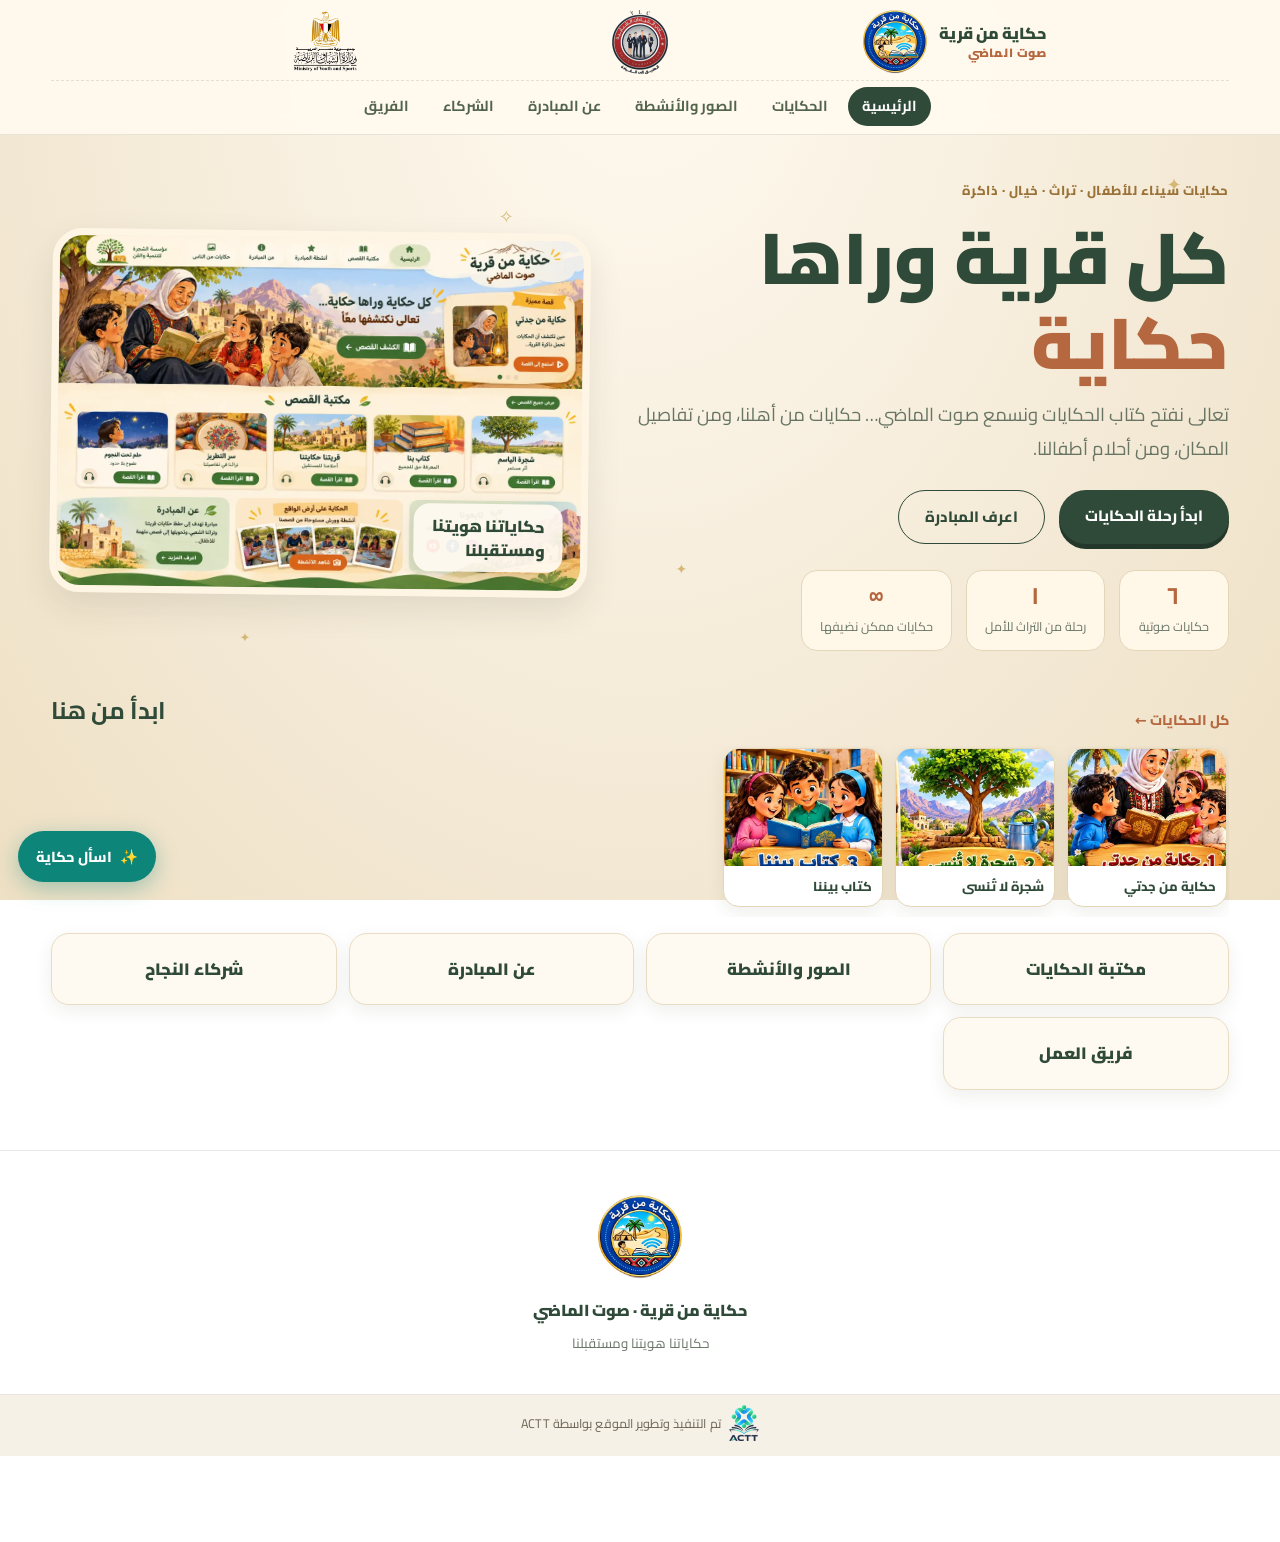
<file: index.html>
<!DOCTYPE html>
<html dir="rtl" lang="ar">
<head>
<meta charset="utf-8">
<meta name="viewport" content="width=device-width,initial-scale=1">
<title>حكاية من قرية | صوت الماضي</title>
<meta name="description" content="مكتبة قصص سيناء للأطفال: ست حكايات صوتية عن التراث والهوية والخيال.">
<link rel="icon" href="assets/img/logo-initiative.webp" type="image/webp">
<link rel="preconnect" href="https://fonts.googleapis.com">
<link rel="preconnect" href="https://fonts.gstatic.com" crossorigin>
<link href="https://fonts.googleapis.com/css2?family=Cairo:wght@400;700;800;900&display=swap" rel="stylesheet">
<link rel="stylesheet" href="assets/css/style.css?v=1795622428">
</head>
<body data-page="home">

<header class="top" id="siteHeader"></header>

<main>
  <section class="hero wrap" id="hero"></section>

  <section class="section wrap" id="stories">
    <div class="elders-block" id="eldersBlock"></div>
    <div class="heading">
      <div>
        <span class="eyebrow">مكتبة الحكايات</span>
        <h2>اختار حكايتك</h2>
        <p>كل حكاية ليها غلافها وصوتها ونصها الكامل.</p>
      </div>
      <input aria-label="ابحث عن حكاية" id="search" placeholder="دور على حكاية…" type="search">
    </div>
    <div class="cards" id="storiesGrid"></div>
    <p class="empty" hidden id="empty">مش لاقيين الحكاية دي، جرّب اسم تاني.</p>
  </section>

  <section class="section wrap" id="visuals">
    <div class="heading">
      <div>
        <span class="eyebrow">معرض الصور</span>
        <h2>صور وحكايات في نفس الرحلة</h2>
        <p>الصور الأصلية والرسومات المرفقة للمبادرة، ومعاها أغلفة الحكايات.</p>
      </div>
    </div>
    <div class="gallery" id="galleryGrid"></div>
    <div class="cover-strip" id="coverStrip"></div>
    <div class="gallery-groups" id="galleryGroups"></div>
  </section>

  <section class="section wrap" id="activities">
    <div class="heading">
      <div>
        <span class="eyebrow">من الحكاية إلى أرض الواقع</span>
        <h2>الأنشطة</h2>
        <p>هنا بنوثّق الأنشطة اللي نفذناها على أرض الواقع، ونربط كل نشاط بالحكاية اللي ألهمته، مع صور المكان والتجربة.</p>
      </div>
    </div>
    <div class="activities-grid" id="activitiesGrid"></div>
  </section>

  <section class="section wrap" id="initiative">
    <div class="about-block" id="aboutBlock"></div>
  </section>

  <section class="section wrap" id="press">
    <div class="press-shell">
      <div class="heading" style="margin-bottom:0">
        <div>
          <span class="eyebrow">أرشيف التغطيات</span>
          <h2>حكاية من قرية في الصحافة والإعلام</h2>
          <p>مساحة لتوثيق الأخبار والتقارير التي تتناول المبادرة، وحفظ روابطها وصور التغطية الصحفية في أرشيف واحد.</p>
        </div>
      </div>
      <div class="press-tabs" id="pressTabs"></div>
      <div class="press-grid" id="pressGrid"></div>
      <div class="press-empty" id="pressEmpty" style="display:none"></div>
    </div>
  </section>

  <section class="section wrap" id="partners">
    <div class="partners-shell">
      <div class="heading">
        <div>
          <span class="eyebrow">معًا نصنع الأثر</span>
          <h2>شركاء النجاح</h2>
          <p>شركاء يساهمون في دعم الحكاية، والطفولة، والعمل المجتمعي.</p>
        </div>
        <span aria-hidden="true" style="color:var(--gold);font-size:30px">✦</span>
      </div>
      <div class="partner-grid" id="partnersGrid"></div>
      <div class="partners-note">شكرًا لكل شركائنا على دعم الحكاية ومشاركة أثرها.</div>
    </div>
  </section>

  <section class="section wrap" id="team">
    <div class="heading">
      <div>
        <span class="eyebrow">إدارة المبادرة</span>
        <h2>فريق عمل المبادرة</h2>
        <p>القيادة والإشراف على حكاية من قرية · صوت الماضي</p>
      </div>
    </div>
    <div class="team-grid" id="teamGrid"></div>
  </section>
</main>

<footer id="siteFooter"></footer>
<div class="actt-credit" dir="rtl">
  <img src="assets/img/actt-logo.webp" srcset="assets/img/actt-logo@2x.webp 2x" alt="شعار ACTT" width="30" height="37" loading="lazy">
  <span>تم التنفيذ وتطوير الموقع بواسطة ACTT</span>
</div>

<!-- نافذة شعار الشريك -->
<div class="partner-modal" id="partnerModal" role="dialog" aria-modal="true" aria-label="شعار الشريك">
  <div class="partner-modal-card">
    <button class="partner-modal-close" id="partnerModalClose" type="button" aria-label="إغلاق">×</button>
    <img id="partnerModalImg" alt="شعار الشريك">
    <h3 id="partnerModalName"></h3>
    <span class="partner-badge" id="partnerModalBadge" style="display:none">الشريك التقني</span>
    <p class="partner-modal-note" id="partnerModalNote" style="display:none"></p>
    <a class="btn" id="partnerModalLink" target="_blank" rel="noopener noreferrer">صفحة الشريك على فيسبوك ↗</a>
    <a class="btn outline" id="partnerModalPost" target="_blank" rel="noopener noreferrer" style="display:none;margin-top:8px">الموقع الرسمي ↗</a>
  </div>
</div>

<!-- نافذة تواصل الفريق -->
<div class="contact-modal-backdrop" id="teamContactModal" aria-hidden="true">
  <div class="contact-modal" role="dialog" aria-modal="true" aria-labelledby="teamContactName">
    <button aria-label="إغلاق" class="contact-modal-close" type="button">×</button>
    <span class="contact-modal-eyebrow">حكاية من قرية · فريق المبادرة</span>
    <h3 id="teamContactName"></h3>
    <p class="contact-modal-role" id="teamContactRole"></p>
    <div class="contact-modal-actions" id="teamContactActions"></div>
    <p class="contact-modal-note">معلومات التواصل متاحة للزوار من خلال الروابط أعلاه.</p>
  </div>
</div>

<!-- لايت بوكس الصحافة -->
<div class="press-lightbox" id="pressLightbox" role="dialog" aria-modal="true" aria-label="عرض صورة التغطية">
  <button class="press-lightbox-close" id="pressLightboxClose" type="button" aria-label="إغلاق">×</button>
  <img id="pressLightboxImage" alt="صورة توثيق">
  <div class="press-lightbox-caption" id="pressLightboxCaption"></div>
</div>

<script src="assets/js/data.js"></script>
<script src="assets/js/main.js?v=1795615858"></script>
<script src="assets/js/interactive.js?v=1795610050"></script>
<script src="assets/js/assistant.js?v=1795624853"></script>
</body>
</html>
</file>
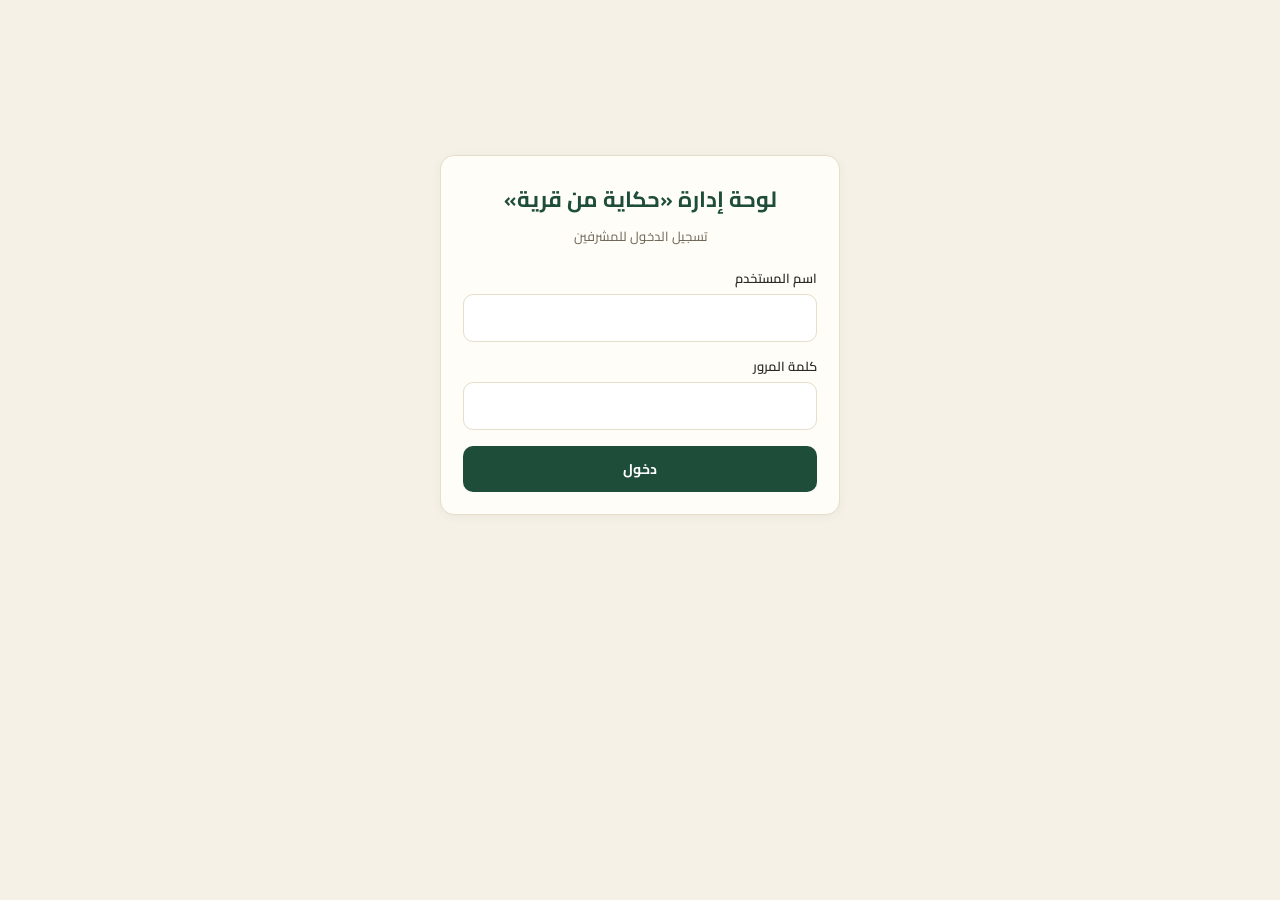
<file: admin/index.html>
<!DOCTYPE html>
<html dir="rtl" lang="ar">
<head>
<meta charset="utf-8">
<meta name="viewport" content="width=device-width,initial-scale=1">
<meta name="robots" content="noindex,nofollow">
<title>لوحة الإدارة — حكاية من قرية</title>
<link rel="icon" href="../assets/img/logo-initiative.webp">
<link rel="preconnect" href="https://fonts.googleapis.com">
<link href="https://fonts.googleapis.com/css2?family=Cairo:wght@400;600;700;800&display=swap" rel="stylesheet">
<link rel="stylesheet" href="admin.css">
</head>
<body>
<div id="app">
  <noscript><p style="text-align:center;padding:40px">لوحة الإدارة تحتاج تفعيل JavaScript.</p></noscript>
</div>
<script src="admin.js"></script>
</body>
</html>
</file>
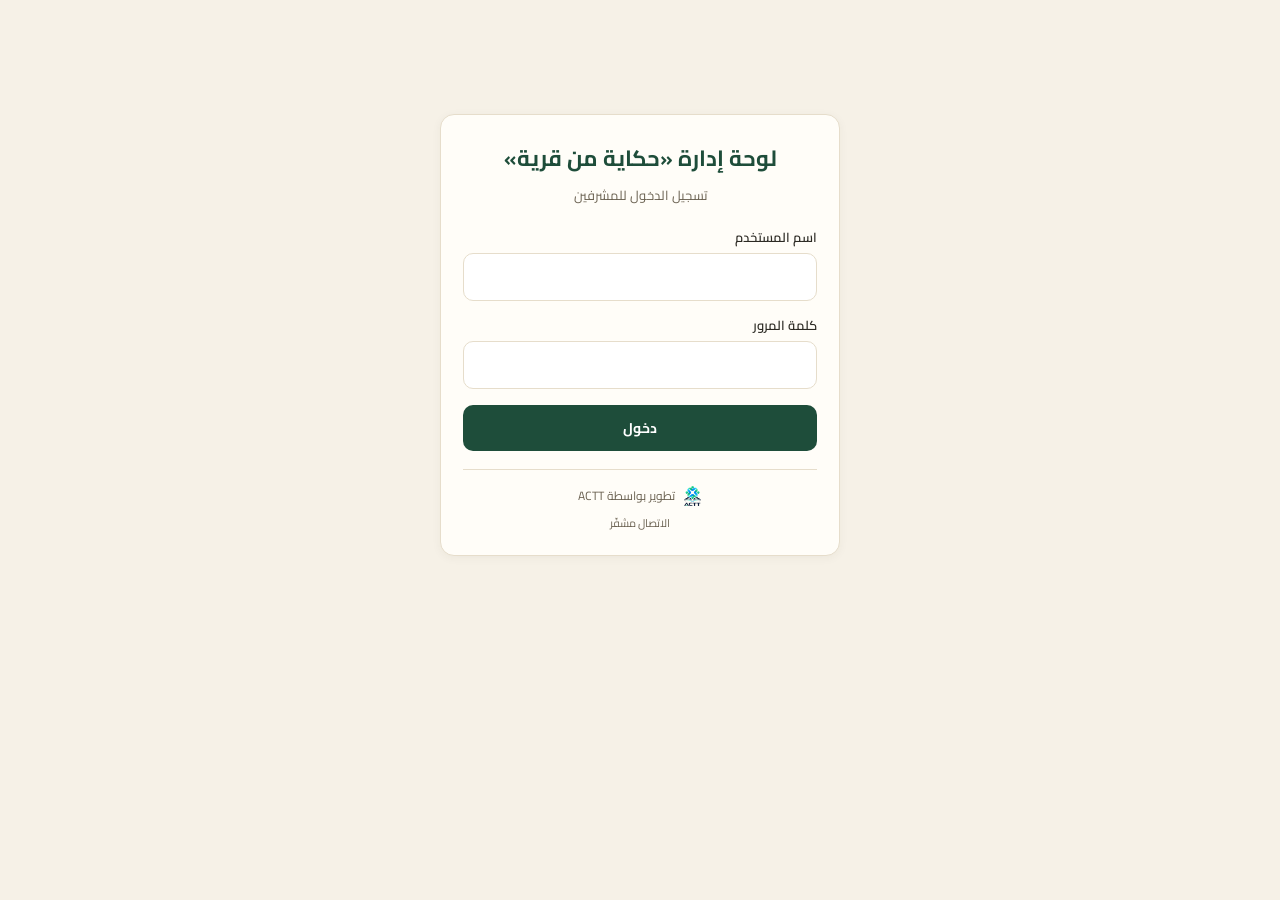
<file: rawi-head/index.html>
<!DOCTYPE html>
<html dir="rtl" lang="ar">
<head>
<meta charset="utf-8">
<meta name="viewport" content="width=device-width,initial-scale=1">
<meta name="robots" content="noindex,nofollow">
<title>لوحة الإدارة — حكاية من قرية</title>
<link rel="icon" href="../assets/img/logo-initiative.webp">
<link rel="preconnect" href="https://fonts.googleapis.com">
<link href="https://fonts.googleapis.com/css2?family=Cairo:wght@400;600;700;800&display=swap" rel="stylesheet">
<link rel="stylesheet" href="admin.css?v=1795598480">
</head>
<body>
<div id="app">
  <noscript><p style="text-align:center;padding:40px">لوحة الإدارة تحتاج تفعيل JavaScript.</p></noscript>
</div>
<script src="admin.js?v=1795615864"></script>
</body>
</html>
</file>
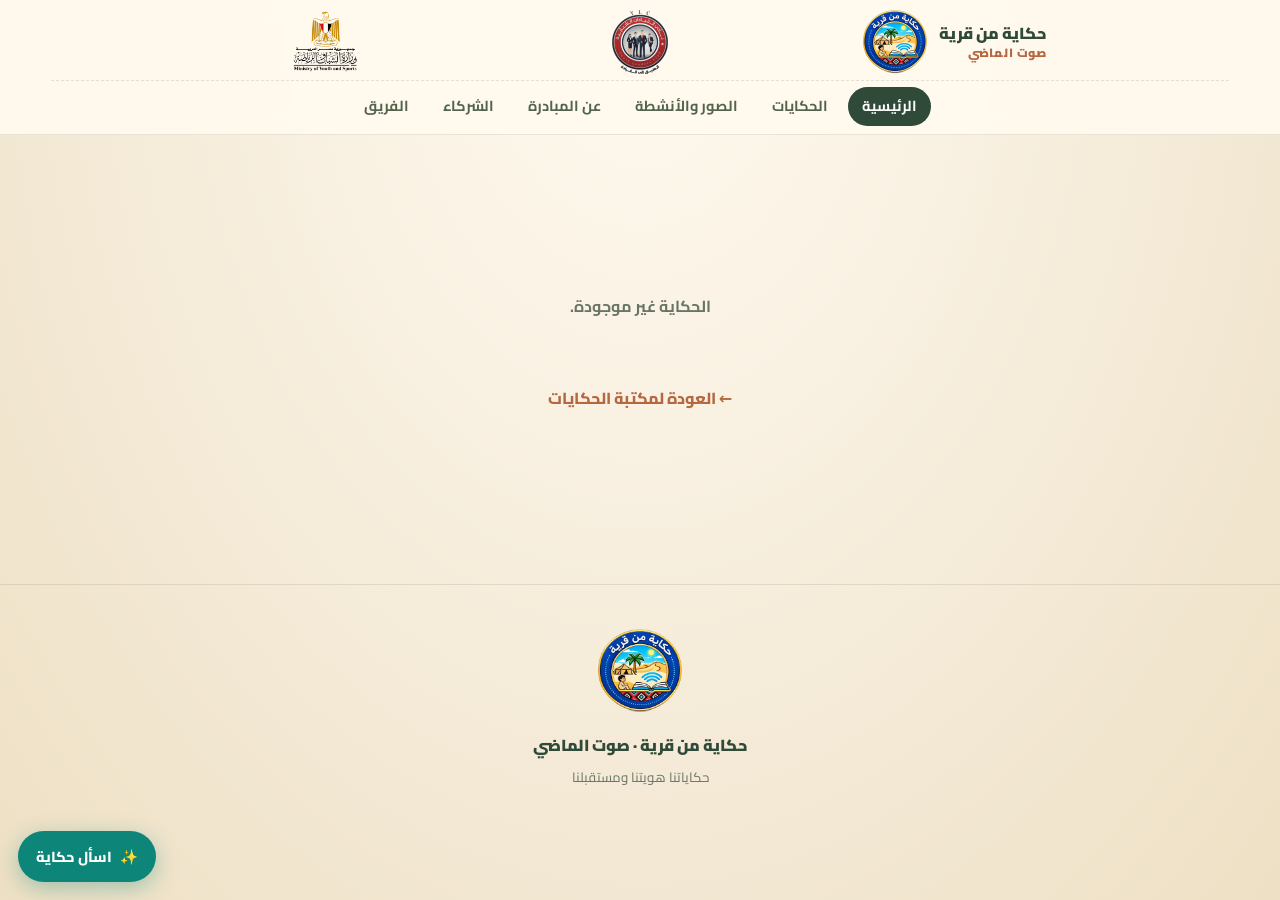
<file: story.html>
<!DOCTYPE html>
<html dir="rtl" lang="ar">
<head>
<meta charset="utf-8">
<meta name="viewport" content="width=device-width,initial-scale=1">
<title>الحكاية | حكاية من قرية · صوت الماضي</title>
<meta name="description" content="صفحة الحكاية: النص الكامل والتسجيل الصوتي.">
<link rel="icon" href="assets/img/logo-initiative.webp" type="image/webp">
<link rel="preconnect" href="https://fonts.googleapis.com">
<link rel="preconnect" href="https://fonts.gstatic.com" crossorigin>
<link href="https://fonts.googleapis.com/css2?family=Cairo:wght@400;700;800;900&display=swap" rel="stylesheet">
<link rel="stylesheet" href="assets/css/style.css?v=1795622428">
</head>
<body data-page="story">

<header class="top" id="siteHeader"></header>

<main class="wrap" id="storyPage"></main>

<footer id="siteFooter"></footer>

<script src="assets/js/data.js"></script>
<script src="assets/js/main.js?v=1795615858"></script>
<script src="assets/js/interactive.js?v=1795610050"></script>
<script src="assets/js/assistant.js?v=1795624853"></script>
</body>
</html>
</file>
<file: assets/css/style.css>
/* حكاية من قرية – صوت الماضي | التصميم الرئيسي */
:root{
  --sand:#f4ead7; --cream:#fffaf1; --paper:#fdf7ea;
  --ink:#263b2c; --green:#2f4a38; --green-deep:#23372a;
  --olive:#7a8952; --gold:#c9a34d; --rust:#b5673f;
  --muted:#687565; --line:#e4d6b9;
  --shadow:0 14px 34px rgba(52,53,31,.10);
  --shadow-sm:0 6px 18px rgba(52,53,31,.08);
  --radius:22px;
  --font:"Cairo","Noto Sans Arabic",system-ui,sans-serif;
}
*{box-sizing:border-box}
html{scroll-behavior:smooth}
body{
  margin:0;font-family:var(--font);color:var(--ink);line-height:1.85;
  background:radial-gradient(ellipse at top,#fffaf0 0,#f4ead7 60%,#eee0c4 100%);
  background-attachment:fixed;
  /* لا فراغ فارغ تحت التذييل في الصفحات القصيرة: تذييل ملتصق بالأسفل */
  min-height:100vh;min-height:100dvh;display:flex;flex-direction:column;
}
body>main{flex:1 0 auto;width:100%;display:flex;flex-direction:column;justify-content:center}
#siteFooter{flex-shrink:0}
img{max-width:100%}
a{color:inherit;text-decoration:none}
.wrap{width:min(1180px,92%);margin-inline:auto}
.eyebrow{display:inline-block;color:#9a7136;font-weight:800;font-size:13px;letter-spacing:.04em}

/* ====== الهيدر: الشعارات الثلاثة ====== */
.top{position:sticky;top:0;z-index:50;background:rgba(255,249,239,.94);backdrop-filter:blur(14px);border-bottom:1px solid rgba(60,77,48,.12)}
.logos-row{
  display:grid;grid-template-columns:1fr auto 1fr;align-items:center;gap:10px;
  padding:10px 0 6px;direction:ltr;
}
.logos-row .logo-box{display:flex;align-items:center;justify-content:center}
.logos-row .logo-box img{object-fit:contain;display:block}
.logo-ministry{justify-content:flex-start}
.logo-ministry img{height:64px;width:auto}
.logo-youth{gap:10px}
.logo-youth img{height:64px;width:auto}
.logo-initiative{justify-content:flex-end;direction:rtl}
.logo-initiative{display:flex;align-items:center;gap:12px;font-weight:900;color:var(--green)}
.logo-initiative img{height:64px;width:auto}
.logo-initiative .name{text-align:right;line-height:1.35}
.logo-initiative .name small{display:block;color:var(--rust);font-size:12px;letter-spacing:.06em}
.nav-row{display:flex;justify-content:center;border-top:1px dashed rgba(60,77,48,.14);padding:6px 0 8px}
.nav-row nav{display:flex;gap:6px;flex-wrap:wrap;justify-content:center}
.nav-row a{font-size:14.5px;font-weight:700;color:#52644c;padding:6px 14px;border-radius:999px;transition:.2s}
.nav-row a:hover,.nav-row a.active{background:var(--green);color:#fff}

/* ====== البطل ====== */
.hero{display:grid;grid-template-columns:1.05fr .95fr;gap:44px;align-items:center;padding:56px 0 40px}
.hero h1{font-size:clamp(40px,5.6vw,72px);line-height:1.18;margin:12px 0;color:var(--green);font-weight:900}
.hero h1 em{font-style:normal;color:var(--rust);position:relative}
.hero-copy>p{font-size:18.5px;color:var(--muted);max-width:600px;margin:0 0 8px}
.hero-buttons{display:flex;gap:14px;flex-wrap:wrap;margin:24px 0 8px}
.btn{display:inline-block;background:var(--green);color:#fff;border-radius:999px;padding:12px 26px;font-weight:800;box-shadow:0 5px 0 var(--green-deep);transition:.2s;border:0;cursor:pointer;font-family:inherit;font-size:15px}
.btn:hover{transform:translateY(-2px)}
.btn.outline{background:transparent;color:var(--green);border:1.5px solid var(--green);box-shadow:none}
.stats{display:flex;gap:14px;margin-top:26px;flex-wrap:wrap}
.stats>div{border:1px solid var(--line);background:#fff8e9;border-radius:16px;padding:10px 18px;min-width:110px;text-align:center}
.stats strong{display:block;color:var(--rust);font-size:24px;line-height:1.25}
.stats span{font-size:12.5px;color:var(--muted)}
.hero-visual{position:relative;border:7px solid #fff5e4;border-radius:30px;overflow:hidden;box-shadow:var(--shadow);transform:rotate(.7deg)}
.hero-visual img{display:block;width:100%;height:auto}
.floating-note{position:absolute;bottom:18px;right:18px;background:rgba(255,250,240,.93);border-radius:16px;padding:10px 18px;color:var(--green);font-weight:900;box-shadow:0 6px 18px rgba(51,44,32,.14);line-height:1.5}

/* ====== الأقسام ====== */
.section{padding:44px 0 52px}
.heading{display:flex;align-items:end;justify-content:space-between;gap:20px;margin-bottom:26px;flex-wrap:wrap}
.heading h2{font-size:clamp(26px,3.2vw,38px);color:var(--green);margin:4px 0;font-weight:900}
.heading p{margin:0;color:var(--muted);max-width:640px}
input[type=search],input[type=text],input[type=url],input[type=date],input[type=tel],input[type=password],textarea,select{
  font:inherit;background:#fffaf1;border:1px solid var(--line);border-radius:13px;padding:10px 14px;outline-color:var(--olive);color:var(--ink)
}

/* الحكايات */
.cards{display:grid;grid-template-columns:repeat(3,minmax(0,1fr));gap:22px}
.story{background:var(--cream);border:1px solid #e9dcc3;border-radius:var(--radius);padding:13px;box-shadow:var(--shadow-sm);overflow:hidden;transition:.25s;display:flex;flex-direction:column}
.story:hover{transform:translateY(-5px);box-shadow:var(--shadow)}
.story-link{display:block}
.cover{aspect-ratio:1.05/1;overflow:hidden;border-radius:16px;position:relative;background:#e6d7b6}
.cover img{width:100%;height:100%;object-fit:cover;display:block;transition:transform .4s}
.story:hover .cover img{transform:scale(1.04)}
.badge{position:absolute;top:10px;right:10px;background:rgba(255,249,233,.93);border-radius:30px;padding:4px 13px;font-weight:900;color:var(--rust);font-size:15px}
.story .body{padding:12px 6px 4px}
.story h3{margin:0 0 4px;color:var(--green);font-size:20px;font-weight:900}
.story p{margin:0;color:var(--muted);font-size:14.5px}
.read{display:inline-block;margin-top:10px;color:var(--rust);font-weight:800;font-size:14px}
.listen{margin-top:auto;padding:8px 6px 2px}
.listen label{display:block;font-size:12.5px;font-weight:800;color:var(--olive);margin-bottom:4px}
audio{width:100%;height:42px;display:block}
.hk-ic{width:1.1em;height:1.1em;vertical-align:-0.18em;display:inline-block}
.empty{color:var(--muted);text-align:center;padding:20px;font-weight:700}

/* معرض الصور */
.gallery{display:grid;grid-template-columns:2fr 1fr 1fr;gap:16px}
.gallery figure{margin:0;position:relative;border-radius:20px;overflow:hidden;box-shadow:var(--shadow-sm);border:5px solid #fff5e4}
.gallery img{width:100%;height:100%;object-fit:cover;display:block}
.gallery figcaption{position:absolute;bottom:0;right:0;left:0;background:linear-gradient(to top,rgba(35,55,42,.82),transparent);color:#fff;padding:26px 16px 10px;font-weight:800;font-size:14.5px}
.cover-strip{display:flex;gap:12px;margin-top:18px;flex-wrap:wrap}
.cover-strip a{border-radius:14px;overflow:hidden;border:4px solid #fff5e4;box-shadow:var(--shadow-sm);transition:.25s}
.cover-strip a:hover{transform:translateY(-4px)}
.cover-strip img{width:120px;height:120px;object-fit:cover;display:block}

/* الأنشطة */
.activities-grid{display:grid;grid-template-columns:repeat(2,minmax(0,1fr));gap:22px}
.activity-card{background:var(--cream);border:1px solid #e9dcc3;border-radius:var(--radius);overflow:hidden;box-shadow:var(--shadow-sm)}
.activity-card-media{aspect-ratio:16/8;overflow:hidden;background:#e6d7b6}
.activity-card-media img{width:100%;height:100%;object-fit:cover;display:block}
.activity-card-body{padding:16px 20px 20px}
.activity-card-body h3{margin:6px 0 6px;color:var(--green);font-size:19px}
.activity-card-body p{margin:0;color:var(--muted);font-size:14.5px}
.activity-story-tag{display:inline-block;background:#eef3e4;color:var(--olive);border-radius:999px;padding:3px 12px;font-size:12.5px;font-weight:800}
.activity-meta{display:flex;gap:14px;color:var(--muted);font-size:13px;margin-top:8px;flex-wrap:wrap}

/* عن المبادرة */
.about-block{display:grid;grid-template-columns:220px 1fr;gap:34px;align-items:center;background:var(--cream);border:1px solid #e9dcc3;border-radius:28px;padding:34px;box-shadow:var(--shadow-sm)}
.about-block img{width:200px;height:200px;object-fit:contain}
.about-block h2{font-size:clamp(24px,3vw,34px);color:var(--green);margin:4px 0 10px}
.about-block p{color:var(--muted);margin:0 0 10px;max-width:720px}
.tagline{display:inline-block;color:var(--rust);font-weight:900;margin-top:6px}

/* الصحافة والإعلام */
.press-shell{background:var(--cream);border:1px solid #e9dcc3;border-radius:28px;padding:30px;box-shadow:var(--shadow-sm)}
.press-tabs{display:flex;gap:8px;flex-wrap:wrap;margin:18px 0 22px}
.press-tabs button{border:1px solid var(--line);background:#fff8e9;border-radius:999px;padding:8px 18px;font:inherit;font-weight:800;font-size:13.5px;color:#52644c;cursor:pointer;transition:.2s}
.press-tabs button.active{background:var(--green);color:#fff;border-color:var(--green)}
.press-grid{display:grid;grid-template-columns:repeat(2,minmax(0,1fr));gap:20px}
.press-card{background:#fff;border:1px solid #eee2c8;border-radius:18px;overflow:hidden;box-shadow:var(--shadow-sm)}
.press-cover{width:100%;aspect-ratio:16/8;object-fit:cover;display:block;cursor:zoom-in;background:#e6d7b6}
.press-cover-empty{aspect-ratio:16/8;display:flex;align-items:center;justify-content:center;background:#f0e6cf;color:#b3a67f;font-size:34px}
.press-body{padding:14px 18px 16px}
.press-outlet{color:var(--olive);font-weight:800;font-size:13px}
.press-body h3{margin:4px 0 6px;color:var(--green);font-size:18px}
.press-meta{display:flex;gap:14px;color:var(--muted);font-size:13px;flex-wrap:wrap}
.press-body p{color:var(--muted);font-size:14px;margin:8px 0 0}
.press-photo-strip{display:flex;gap:8px;margin-top:10px;flex-wrap:wrap}
.press-photo-strip img{width:82px;height:82px;object-fit:cover;border-radius:10px;cursor:zoom-in;border:2px solid #fff5e4}
.press-actions{margin-top:12px}
.press-link{color:var(--rust);font-weight:800;font-size:14px}
.press-empty{padding:26px;text-align:center;color:var(--muted);background:#fff8e9;border:1px dashed var(--line);border-radius:18px;font-weight:700}
.press-lightbox{position:fixed;inset:0;background:rgba(30,40,30,.82);display:none;align-items:center;justify-content:center;z-index:200;padding:30px}
.press-lightbox.open{display:flex}
.press-lightbox img{max-width:min(92vw,1000px);max-height:82vh;border-radius:14px;box-shadow:0 20px 60px rgba(0,0,0,.4)}
.press-lightbox-caption{position:absolute;bottom:26px;color:#fff;font-weight:700}
.press-lightbox-close{position:absolute;top:20px;left:22px;background:#fff;border:0;border-radius:50%;width:44px;height:44px;font-size:22px;cursor:pointer;color:var(--green)}

/* الشركاء */
.partners-shell{background:linear-gradient(160deg,#fdf6e6,#f4ecd6);border:1px solid #e9dcc3;border-radius:30px;padding:36px;box-shadow:var(--shadow-sm)}
.partner-grid{display:grid;grid-template-columns:repeat(3,minmax(0,1fr));gap:20px}
.partner-card{background:#fff;border:1px solid #eee2c8;border-radius:22px;padding:24px 18px;text-align:center;cursor:pointer;transition:.25s;box-shadow:var(--shadow-sm)}
.partner-card:hover{transform:translateY(-5px);box-shadow:var(--shadow)}
.partner-logo-frame{height:120px;display:flex;align-items:center;justify-content:center;margin-bottom:14px}
.partner-logo-frame img{max-height:115px;max-width:170px;object-fit:contain}
.partner-card strong{color:var(--green);font-size:16.5px;line-height:1.6;display:block}
.partner-card .partner-cta{display:inline-block;margin-top:10px;color:var(--rust);font-size:13px;font-weight:800}
.partner-badge{display:inline-block;margin-top:8px;background:#0e8579;color:#fff;font-weight:900;font-size:13.5px;line-height:1.5;padding:3px 16px;border-radius:999px;letter-spacing:.2px;box-shadow:0 3px 0 #0a635b}
.partner-modal-card .partner-badge{font-size:15px;padding:4px 20px;margin:2px auto 10px}
.partners-note{text-align:center;color:var(--muted);margin-top:24px;font-weight:700}
.partner-modal{position:fixed;inset:0;background:rgba(30,40,30,.7);display:none;align-items:center;justify-content:center;z-index:200;padding:24px}
.partner-modal.open{display:flex}
.partner-modal-card{background:var(--cream);border-radius:26px;padding:34px;max-width:430px;width:100%;text-align:center;position:relative;box-shadow:0 24px 70px rgba(0,0,0,.35)}
.partner-modal-card img{max-height:190px;max-width:260px;object-fit:contain;margin:6px auto 14px;display:block}
.partner-modal-card h3{color:var(--green);margin:0 0 16px;font-size:20px;line-height:1.6}
.partner-modal-close{position:absolute;top:14px;left:14px;background:#f0e6cf;border:0;border-radius:50%;width:38px;height:38px;font-size:19px;cursor:pointer;color:var(--green)}
.partner-modal .btn{margin-top:4px}

/* الفريق */
.team-grid{display:grid;grid-template-columns:repeat(2,minmax(0,1fr));gap:24px;max-width:760px;margin-inline:auto}
.team-card{background:var(--cream);border:1px solid #e9dcc3;border-radius:26px;padding:26px;text-align:center;cursor:pointer;transition:.25s;box-shadow:var(--shadow-sm)}
.team-card:hover{transform:translateY(-5px);box-shadow:var(--shadow)}
.team-photo{width:150px;height:150px;border-radius:50%;overflow:hidden;margin:0 auto 14px;border:5px solid #fff5e4;box-shadow:var(--shadow-sm)}
.team-photo img{width:100%;height:100%;object-fit:cover}
.team-card h3{margin:0;color:var(--green);font-size:20px}
.team-role{color:var(--muted);font-size:14.5px;display:block;margin-top:2px}
.contact-hint{display:inline-block;margin-top:12px;color:var(--rust);font-size:13px;font-weight:800}
.contact-modal-backdrop{position:fixed;inset:0;background:rgba(30,40,30,.7);display:none;align-items:center;justify-content:center;z-index:200;padding:24px}
.contact-modal-backdrop.open{display:flex}
.contact-modal{background:var(--cream);border-radius:26px;padding:32px;max-width:400px;width:100%;text-align:center;position:relative}
.contact-modal h3{color:var(--green);margin:4px 0 0;font-size:21px}
.contact-modal-role{color:var(--muted);margin:2px 0 16px}
.contact-modal-actions{display:flex;flex-direction:column;gap:10px}
.contact-modal-actions a{display:block;border-radius:14px;padding:11px;font-weight:800;transition:.2s}
.fb-link{background:#e8eefb;color:#2c4a8a;border:1px solid #ccd8f0}
.phone-link{background:#e9f3e6;color:var(--green);border:1px solid #cfe0c8}
.contact-modal-note{color:var(--muted);font-size:12.5px;margin:16px 0 0}
.contact-modal-close{position:absolute;top:14px;left:14px;background:#f0e6cf;border:0;border-radius:50%;width:38px;height:38px;font-size:19px;cursor:pointer;color:var(--green)}
.contact-modal-eyebrow{color:#9a7136;font-size:12px;font-weight:800;letter-spacing:.04em}

/* الفوتر */
footer{text-align:center;padding:44px 0 36px;border-top:1px solid rgba(60,77,48,.12);margin-top:30px}
footer img{width:84px;height:84px;object-fit:contain}
footer p{font-weight:900;color:var(--green);margin:8px 0 2px}
footer small{color:var(--muted)}
.footer-admin{display:inline-block;margin-top:14px;color:#a89a72;font-size:12.5px;font-weight:700}
.footer-admin:hover{color:var(--rust)}

/* صفحة الحكاية */
.story-page{max-width:820px;margin-inline:auto;padding:40px 0 60px}
.story-page-head{text-align:center;margin-bottom:26px}
.story-page-head .badge-lg{display:inline-block;background:#fff8e9;border:1px solid var(--line);color:var(--rust);font-weight:900;border-radius:999px;padding:5px 18px;font-size:15px}
.story-page h1{color:var(--green);font-size:clamp(30px,4.5vw,46px);margin:12px 0 6px;font-weight:900}
.story-page .lede{color:var(--muted);font-size:17px}
.story-hero-img{border-radius:26px;overflow:hidden;border:6px solid #fff5e4;box-shadow:var(--shadow);margin:22px 0}
.story-hero-img img{display:block;width:100%;height:auto}
.story-audio-box{background:var(--cream);border:1px solid #e9dcc3;border-radius:20px;padding:18px 22px;margin:22px 0;box-shadow:var(--shadow-sm)}
.story-audio-box label{font-weight:800;color:var(--olive);font-size:13.5px;display:block;margin-bottom:6px}
.story-text{background:var(--cream);border:1px solid #e9dcc3;border-radius:26px;padding:34px;box-shadow:var(--shadow-sm)}
.story-text p{margin:0 0 16px;font-size:17.5px;line-height:2.05;color:#3d4a3a}
.story-text p:last-child{margin-bottom:0;color:var(--rust);font-weight:800}
.back-link{display:inline-block;margin:26px 0 0;color:var(--rust);font-weight:800}

/* ====== استجابة الموبايل ====== */
@media (max-width:980px){
  .cards{grid-template-columns:repeat(2,minmax(0,1fr))}
  .partner-grid{grid-template-columns:repeat(2,minmax(0,1fr))}
  .gallery{grid-template-columns:1fr 1fr}
  .gallery .gallery-main{grid-column:1/-1}
  .hero{grid-template-columns:1fr;gap:30px;padding:36px 0 30px}
  .about-block{grid-template-columns:1fr;text-align:center;padding:26px}
  .about-block img{margin:0 auto}
}
@media (max-width:640px){
  .cards{grid-template-columns:1fr}
  .activities-grid{grid-template-columns:1fr}
  .press-grid{grid-template-columns:1fr}
  .partner-grid{grid-template-columns:repeat(2,minmax(0,1fr));gap:12px}
  .partner-card{padding:16px 10px}
  .partner-logo-frame{height:88px}
  .partner-logo-frame img{max-height:84px;max-width:120px}
  .team-grid{grid-template-columns:1fr}
  .logo-ministry img,.logo-youth img,.logo-initiative img{height:44px}
  .logo-initiative .name{font-size:14px}
  .logo-initiative .name small{font-size:10.5px}
  .nav-row a{font-size:13.5px;padding:11px 12px}
  .cover-strip img{width:88px;height:88px}
  .story-text{padding:24px}
}

/* ====== طبقة التفاعل ====== */
.hk-player{display:flex;align-items:center;gap:8px;background:#fff8e9;border:1px solid var(--line);border-radius:999px;padding:7px 12px;margin-top:6px;flex-wrap:wrap}
.story-audio-box .hk-player{background:transparent;border:0;padding:4px 0}
.hk-play{width:46px;height:46px;min-width:46px;border-radius:50%;border:0;background:var(--green);color:#fff;font-size:17px;cursor:pointer;box-shadow:0 4px 0 var(--green-deep);transition:.15s}
.hk-play:hover{transform:scale(1.07)}
.hk-track{flex:1;min-width:120px}
.hk-seek{width:100%;accent-color:var(--rust);cursor:pointer;height:6px}
.hk-times{display:flex;justify-content:space-between;font-size:11.5px;color:var(--muted);font-weight:700;margin-top:1px}
.hk-skip,.hk-speed{border:1px solid var(--line);background:#fff;border-radius:999px;padding:5px 10px;font:inherit;font-size:11.5px;font-weight:800;color:var(--olive);cursor:pointer}
.hk-skip:hover,.hk-speed:hover{background:var(--green);color:#fff}
.hk-resume{font-size:11px;color:var(--rust);font-weight:800}

.like-row{display:flex;align-items:center;gap:8px;padding:8px 6px 2px}
.like-btn{width:38px;height:38px;border-radius:50%;border:1px solid var(--line);background:#fff;color:var(--rust);font-size:18px;cursor:pointer;transition:.2s}
.like-btn.on{background:#fbe9e4;border-color:#e5c3b8}
.like-btn.pop{animation:hkpop .45s}
@keyframes hkpop{0%{transform:scale(1)}40%{transform:scale(1.45)}100%{transform:scale(1)}}
.like-label{font-size:12px;color:var(--muted);font-weight:700}

.hk-badges{margin-top:30px;background:linear-gradient(160deg,#fdf6e6,#f6efdb);border:1px dashed var(--line);border-radius:24px;padding:20px 22px}
.hk-badges-title{text-align:center;font-weight:800;color:var(--green);font-size:15px;margin-bottom:14px}
.hk-badges-row{display:flex;justify-content:center;gap:14px;flex-wrap:wrap}
.hk-badge{position:relative;width:74px;height:74px;border-radius:50%;overflow:hidden;border:3px solid #e0d2b0;transition:.25s;filter:grayscale(1);opacity:.55}
.hk-badge img{width:100%;height:100%;object-fit:cover}
.hk-badge.earned{filter:none;opacity:1;border-color:var(--gold);box-shadow:0 0 0 4px #c9a34d33;transform:scale(1.06)}
.hk-badge.earned:hover{transform:scale(1.14) rotate(-3deg)}
.hk-badge-check{position:absolute;bottom:2px;left:2px;background:var(--gold);color:#fff;border-radius:50%;width:20px;height:20px;font-size:12px;display:flex;align-items:center;justify-content:center;font-weight:900}

.hk-celebrate{position:fixed;inset:0;z-index:400;background:rgba(35,55,42,.55);display:flex;align-items:center;justify-content:center;backdrop-filter:blur(3px)}
.hk-confetti{position:absolute;inset:0;width:100%;height:100%;pointer-events:none}
.hk-celebrate-card{background:var(--cream);border-radius:28px;padding:36px 40px;text-align:center;box-shadow:0 30px 80px rgba(0,0,0,.35);animation:hkpop .5s;position:relative;max-width:340px}
.hk-celebrate-emoji{font-size:52px}
.hk-celebrate-card h3{color:var(--green);font-size:24px;margin:8px 0 4px}
.hk-celebrate-card p{color:var(--muted);margin:0 0 18px}

.hk-readalong{margin-top:10px;border:1.5px solid var(--olive);background:transparent;color:var(--olive);border-radius:999px;padding:8px 20px;font:inherit;font-weight:800;font-size:13.5px;cursor:pointer;transition:.2s}
.hk-readalong.on,.hk-readalong:hover{background:var(--olive);color:#fff}
.hk-read-progress{position:fixed;top:0;right:0;height:4px;background:linear-gradient(to left,var(--gold),var(--rust));z-index:300;width:0;transition:width .15s}

.hk-random{margin-inline-start:auto}
.story.hk-flash{animation:hkflash 1.6s}
@keyframes hkflash{0%,100%{box-shadow:var(--shadow-sm)}25%,65%{box-shadow:0 0 0 6px #c9a34d66, var(--shadow)}}

.reveal{opacity:0;transform:translateY(22px);transition:opacity .6s ease,transform .6s ease}
.reveal.in{opacity:1;transform:none}
@media (prefers-reduced-motion:reduce){.reveal{opacity:1;transform:none;transition:none}}

.hk-sparkles{position:absolute;inset:0;pointer-events:none;overflow:visible}
.hk-sparkles i{position:absolute;color:var(--gold);font-style:normal;font-size:18px;opacity:.7;animation:hkfloat 6s ease-in-out infinite}
.hk-sparkles i:nth-child(1){top:6%;right:4%}
.hk-sparkles i:nth-child(2){top:28%;left:8%;animation-delay:1.2s;font-size:13px}
.hk-sparkles i:nth-child(3){bottom:18%;right:46%;animation-delay:2.1s;font-size:14px}
.hk-sparkles i:nth-child(4){top:12%;left:38%;animation-delay:3s}
.hk-sparkles i:nth-child(5){bottom:6%;left:16%;animation-delay:4s;font-size:13px}
@keyframes hkfloat{0%,100%{transform:translateY(0) rotate(0)}50%{transform:translateY(-14px) rotate(18deg)}}
.hero{position:relative}

/* ====== رسائل كبار شمال سيناء للأطفال ====== */
.elders-block{
  background:linear-gradient(160deg,#fdf6e6,#f6ecd4);
  border:1.5px solid #e7d8b6;border-radius:28px;
  padding:30px 28px;margin-bottom:38px;box-shadow:var(--shadow-sm);
  position:relative;overflow:hidden;
}
.elders-block::before{
  content:"";position:absolute;inset-inline-start:-40px;top:-40px;width:150px;height:150px;
  border-radius:50%;background:radial-gradient(circle,rgba(201,163,77,.16),transparent 70%);
}
.elders-head{position:relative;margin-bottom:20px}
@media(max-width:640px){
  .elders-block{padding:20px 16px;border-radius:20px;margin-bottom:22px}
  .elders-head{margin-bottom:12px}
  .elders-head .eyebrow{font-size:15.5px}
}
.elders-head .eyebrow{font-size:17px;color:var(--rust)}
.elders-head p{color:var(--muted);margin:6px 0 0;max-width:720px}
.elders-grid{display:grid;grid-template-columns:repeat(auto-fit,minmax(260px,1fr));gap:18px}
.elder-card{
  background:var(--cream);border:1px solid #ecdfc2;border-radius:20px;
  padding:18px;display:flex;gap:14px;align-items:flex-start;transition:.25s;
}
.elder-card:hover{transform:translateY(-3px);box-shadow:var(--shadow-sm)}
.elder-card.is-placeholder{border-style:dashed;border-color:#d9c391;background:#fbf5e6}
.elder-portrait{width:86px;height:86px;border-radius:50%;overflow:hidden;flex:0 0 auto;border:4px solid #fff5e4;box-shadow:var(--shadow-sm);background:#fff}
.elder-portrait img{width:100%;height:100%;object-fit:cover}
.elder-body{flex:1}
.elder-body h3{margin:0 0 4px;color:var(--green);font-size:17px}
.elder-body p{margin:0 0 10px;font-size:14.5px;color:var(--ink)}
.elder-body audio{width:100%;height:36px}
.ph-audio{display:inline-block;font-size:12.5px;color:#9a7136;background:#f3e7c9;border:1px dashed #d9c391;border-radius:999px;padding:4px 12px}
.ph-flag{display:inline-block;margin-top:8px;font-size:11.5px;font-weight:800;color:#8a6a2f;background:#f7ecd2;border:1px solid #e3cfa0;border-radius:8px;padding:2px 10px}
.ph-frame{
  width:100%;height:100%;display:flex;flex-direction:column;align-items:center;justify-content:center;gap:4px;
  color:#a5874f;background:repeating-linear-gradient(45deg,#faf3e0,#faf3e0 8px,#f5ecd4 8px,#f5ecd4 16px);
  font-size:12px;font-weight:800;text-align:center;
}

/* ====== مجموعات الصور الميدانية ====== */
.gallery-groups{margin-top:44px;display:flex;flex-direction:column;gap:34px}
.ggroup-head h3{margin:0;color:var(--green);font-size:21px}
.ggroup-head p{margin:4px 0 14px;color:var(--muted);font-size:14px}
.ggroup-grid{display:grid;grid-template-columns:repeat(auto-fit,minmax(220px,1fr));gap:14px}
.ggroup-grid figure{margin:0;border-radius:18px;overflow:hidden;border:1px solid #e9dcc3;box-shadow:var(--shadow-sm);background:#fff}
.ggroup-grid figure img{width:100%;height:190px;object-fit:cover;display:block;cursor:zoom-in;transition:.3s}
.ggroup-grid figure img:hover{transform:scale(1.04)}
.ggroup-grid figcaption{padding:8px 12px;font-size:13px;color:var(--muted);background:var(--cream)}
.ggroup-ph{height:190px;border:1.5px dashed #d9c391;border-radius:18px}

/* ====== خانات الفريق المحجوزة ====== */
.team-card.is-placeholder{cursor:default;border-style:dashed;background:#fbf5e6}
.team-card.is-placeholder:hover{transform:none;box-shadow:var(--shadow-sm)}
.team-card .ph-frame{width:100%;height:100%;border-radius:50%}

/* ====== سطر الحقوق في الفوتر ====== */
.footer-partners{display:flex;gap:12px;justify-content:center;align-items:center;margin-top:12px;flex-wrap:wrap}
.footer-partners img{height:40px;width:auto;background:#fff;border-radius:8px;padding:4px 8px;object-fit:contain}
.footer-credit{display:inline-block;margin-top:6px;font-size:13px;color:var(--gold);font-weight:800}
.footer-credit.is-pending{border:1.5px dashed #d9c391;border-radius:10px;padding:3px 14px;color:#8a6a2f;background:#f7ecd2}

/* ====== تحديث 1.4: تكثيف الصفحة + أقسام قابلة للطي + أحجام لمس مناسبة ====== */
.hero{padding:40px 0 30px}
.section{padding:26px 0 30px}
.heading{margin-bottom:18px}
.cards{gap:16px}
.gallery{gap:12px}
.cover-strip{gap:10px;margin-top:14px}
.cover-strip img{width:96px;height:96px}
.activities-grid,.press-grid{gap:14px}
.press-shell{padding:22px}
.partners-shell{padding:24px}
.partner-card{padding:16px 12px}
.partner-logo-frame{height:96px;margin-bottom:10px}
.partner-logo-frame img{max-height:92px;max-width:150px}
.team-card{padding:18px}
.team-photo{width:110px;height:110px}
.about-block{padding:24px;gap:24px}
.about-block img{width:150px;height:150px}
.press-cover-empty{font-size:26px}

/* أزرار الطي */
.collapsible{position:relative}
.hk-collapse-toggle{display:flex;align-items:center;justify-content:space-between;gap:12px;width:100%;background:var(--cream);border:1px solid #e9dcc3;border-radius:18px;padding:13px 20px;font:inherit;font-weight:900;font-size:19px;color:var(--green);cursor:pointer;box-shadow:var(--shadow-sm);transition:.2s;text-align:right}
.hk-collapse-toggle:hover{border-color:var(--gold);box-shadow:var(--shadow)}
.hk-ct-state{display:inline-flex;align-items:center;gap:8px;color:var(--rust);font-size:13.5px;font-weight:800;white-space:nowrap}
.hk-ct-chev{display:inline-block;transition:transform .35s;font-size:16px}
.hk-ct-empty{color:#b3a67f;font-size:12.5px;font-weight:700}
.collapsible.hk-open .hk-collapse-toggle{border-radius:18px 18px 0 0}
.collapsible.hk-open .hk-ct-chev{transform:rotate(180deg)}
.hk-section-body{overflow:hidden;max-height:0;opacity:0;transition:max-height .55s ease,opacity .35s ease}
.collapsible.hk-open .hk-section-body{max-height:6500px;opacity:1}
#stories #eldersBlock.collapsible{margin-top:26px}

/* صف الشعارات العلوي: ثلاثة شعارات متوازنة */
.logos-row{gap:14px}
.tech-logo-slot{position:fixed;bottom:12px;left:50%;transform:translateX(-50%);z-index:60;width:56px;height:56px;border-radius:14px;background:rgba(255,248,233,.95);display:flex;align-items:center;justify-content:center;box-shadow:var(--shadow-sm);overflow:hidden}
.tech-logo-slot.is-pending{border:1.6px dashed #b3a67f}
.tech-logo-slot span{font-size:8.5px;line-height:1.55;color:#8a7a52;font-weight:800;text-align:center}
.tech-logo-slot img{width:100%;height:100%;object-fit:contain}
body{padding-bottom:80px}

/* أيقونات SVG مرنة الحجم */
.hk-ic{width:1.15em;height:1.15em;vertical-align:-.2em}

@media (max-width:640px){
  .logos-row{gap:8px}
  .logo-ministry img,.logo-youth img,.logo-initiative img{height:52px}
  .logo-initiative .name{font-size:13px}
  .logo-initiative .name small{font-size:10px}
  .hk-play{width:56px;height:56px;min-width:56px;font-size:20px}
  .hk-skip,.hk-speed{padding:10px 14px;font-size:12.5px;min-height:44px}
  .hk-player{gap:10px;padding:10px 14px}
  .hk-collapse-toggle{font-size:16.5px;padding:12px 16px}
  .tech-logo-slot{width:46px;height:46px;bottom:10px}
  body{padding-bottom:66px}
  .gallery{grid-template-columns:1fr 1fr}
  .gallery .gallery-main{grid-column:1 / -1}
  .cover-strip img{width:72px;height:72px}
}

/* بورتريه الفريق: إظهار الوجه بدل قصّه */
.team-photo img{object-position:center 22%}

/* موبايل: مكتبة الحكايات شريط تمرير أفقي بحجم شاشة واحدة */
@media (max-width:640px){
  #stories .cards{display:flex;gap:12px;overflow-x:auto;scroll-snap-type:x mandatory;padding:4px 2px 14px;-webkit-overflow-scrolling:touch;scrollbar-width:none}
  #stories .cards::-webkit-scrollbar{display:none}
  #stories .cards .story{flex:0 0 80%;scroll-snap-align:start}
  #stories .cards .story .cover{aspect-ratio:1.35/1}
}

/* سطر الحقوق النهائي: مقروء بوضوح أسفل الموقع */
.footer-credit{font-size:14.5px;font-weight:800;color:var(--green);display:inline-block;margin-top:8px}
.footer-credit.is-pending{color:#b3a67f;font-weight:700}

/* صفحة الهبوط: مختارات + قائمة كبيرة */
#landingMenu{padding-top:8px}
.hl-head{display:flex;align-items:end;justify-content:space-between;gap:12px;margin-bottom:12px}
.hl-head h2{color:var(--green);font-size:24px;margin:0}
.hl-more{color:var(--rust);font-weight:800;font-size:14px;text-decoration:none}
.hl-strip{display:flex;gap:12px;overflow-x:auto;padding:2px 2px 10px;scrollbar-width:none}
.hl-strip::-webkit-scrollbar{display:none}
.hl-card{flex:0 0 160px;background:#fff;border:1px solid var(--line);border-radius:16px;overflow:hidden;text-decoration:none;box-shadow:var(--shadow-sm);transition:.2s}
.hl-card:hover{transform:translateY(-3px);box-shadow:var(--shadow)}
.hl-card img{width:100%;aspect-ratio:1.35/1;object-fit:cover;display:block}
.hl-card span{display:block;padding:8px 10px;font-size:13px;font-weight:800;color:var(--green)}
.menu-tiles{display:grid;grid-template-columns:repeat(4,1fr);gap:12px;margin-top:16px}
.menu-tile{background:var(--cream);border:1px solid #e9dcc3;border-radius:18px;padding:20px 12px;text-align:center;font-weight:900;color:var(--green);font-size:16.5px;text-decoration:none;box-shadow:var(--shadow-sm);transition:.2s}
.menu-tile:hover{border-color:var(--gold);transform:translateY(-3px);box-shadow:var(--shadow)}
/* بلاطة «رسائل الكبار» مميّزة بإطار ذهبي لا بلون مصمت حتى لا تُشبه حالة التحديد في القائمة */
.menu-tile[href="#/elders"]{background:#fdf3dc;border:2px solid var(--gold);color:#8a6d1f}
#hkBackBar{padding-top:12px}
body.subroute .section{padding-top:20px}
body.subroute #hkBackBar{padding-top:8px}
#hkBackBar a{display:inline-flex;align-items:center;gap:8px;background:#fff;border:1px solid var(--line);border-radius:999px;padding:8px 18px;font-weight:800;color:var(--green);text-decoration:none;font-size:14px;box-shadow:var(--shadow-sm)}
@media(max-width:640px){.menu-tiles{grid-template-columns:1fr 1fr;gap:10px}.menu-tile{font-size:14.5px;padding:15px 8px}}

/* شعار الشريك التقني: شريط ثابت داخل الفوتر — لا يغطي أي محتوى */
.tech-logo-slot{position:static;transform:none;margin:16px auto 4px;width:64px;height:64px}
body{padding-bottom:0}
@media (max-width:640px){.tech-logo-slot{width:56px;height:56px}body{padding-bottom:0}}

/* سطر تنفيذ الموقع — ثابت في الكود، لا يُدار من اللوحة */
.actt-credit{display:flex;align-items:center;justify-content:center;gap:8px;padding:10px 12px 14px;margin-bottom:86px;background:#f6f1e7;border-top:1px solid rgba(0,0,0,.05)}
.actt-credit img{width:30px;height:37px;object-fit:contain;opacity:.9}
.actt-credit span{font-size:12.5px;color:#6b6252;letter-spacing:.1px}

.share-btn{margin:6px 6px 10px;padding:7px 14px;border:1.5px solid var(--olive);background:transparent;color:var(--olive);border-radius:999px;font-family:inherit;font-size:13px;font-weight:800;cursor:pointer;transition:.2s}
.share-btn:hover{background:var(--olive);color:#fff}
.share-btn-lg{display:inline-block;margin:18px 0 0;font-size:14px;padding:10px 22px}
.hk-toast{position:fixed;bottom:26px;left:50%;transform:translateX(-50%) translateY(20px);background:#2c3a2e;color:#fff;padding:11px 22px;border-radius:12px;font-size:14px;font-weight:700;opacity:0;pointer-events:none;transition:.3s;z-index:9999;box-shadow:0 8px 24px rgba(0,0,0,.25);max-width:88vw;overflow-wrap:anywhere}
.hk-toast.show{opacity:1;transform:translateX(-50%) translateY(0)}


.partner-logo-ph{display:flex;flex-direction:column;align-items:center;justify-content:center;gap:6px;width:100%;height:100%;min-height:90px;color:#a99e86;font-size:11.5px}

/* ---------- روابط التواصل الاجتماعي ---------- */
.social-row{display:flex;flex-wrap:wrap;gap:10px;justify-content:center;align-items:center}
.social-row .social-ic{width:42px;height:42px;border-radius:50%;display:inline-flex;align-items:center;justify-content:center;background:#0e8579;transition:transform .15s ease,filter .15s ease}
.social-row .social-ic:hover{transform:translateY(-2px);filter:brightness(1.1)}
.social-row .social-ic svg{width:20px;height:20px;fill:#fff}
.footer-socials{margin-top:14px}
.social-ic.facebook{background:#1877F2}
.social-ic.whatsapp{background:#1faa59}
.social-ic.instagram{background:linear-gradient(45deg,#f09433,#e6683c,#dc2743,#cc2366,#bc1888)}
.social-ic.youtube{background:#e62117}
.social-ic.tiktok{background:#111}
.social-ic.telegram{background:#229ED9}
.social-ic.x{background:#111}
.social-ic.site{background:#5b4636}
.modal-socials{margin-top:10px}
.modal-socials-label{display:block;font-size:12px;color:#8a7f6d;margin:10px 0 6px}

/* لا يغطي زر المساعد العائم محتوى التذييل في صفحة الحكاية (لا شريط توقيع فيها) */
body[data-page="story"] footer{padding-bottom:108px}
</file>
<file: admin/admin.css>
:root{
  --bg:#f6f1e7;--card:#fffdf8;--ink:#2c2a24;--muted:#6b6252;--line:#e6ddcb;
  --green:#1e4d3a;--green2:#2e6b50;--gold:#c8933f;--danger:#a33;--radius:14px;
}
*{box-sizing:border-box;margin:0;padding:0}
body{font-family:"Cairo",system-ui,sans-serif;background:var(--bg);color:var(--ink);min-height:100vh}
#app{max-width:1060px;margin:0 auto;padding:20px 16px 60px}
.card{background:var(--card);border:1px solid var(--line);border-radius:var(--radius);padding:22px;box-shadow:0 2px 10px rgba(60,50,30,.05)}
.center{min-height:70vh;display:flex;align-items:center;justify-content:center}
.auth-box{width:100%;max-width:400px}
.auth-box h1{font-size:22px;color:var(--green);margin-bottom:4px;text-align:center}
.auth-box .sub{text-align:center;color:var(--muted);font-size:13px;margin-bottom:18px}
label{display:block;font-size:13px;font-weight:600;margin:12px 0 4px}
input[type=text],input[type=password],input[type=url],input[type=date],input[type=tel],textarea,select{
  width:100%;padding:10px 12px;border:1px solid var(--line);border-radius:10px;font-family:inherit;font-size:14px;background:#fff}
textarea{min-height:90px;resize:vertical}
button{font-family:inherit;cursor:pointer;border:none;border-radius:10px;padding:10px 18px;font-size:14px;font-weight:700;background:var(--green);color:#fff;transition:background .15s}
button:hover{background:var(--green2)}
button.ghost{background:transparent;color:var(--green);border:1px solid var(--green)}
button.danger{background:var(--danger)}
button.small{padding:6px 12px;font-size:12.5px}
button:disabled{opacity:.5;cursor:not-allowed}
.msg{margin:12px 0;padding:10px 14px;border-radius:10px;font-size:13.5px}
.msg.err{background:#fbeaea;color:var(--danger);border:1px solid #ecc}
.msg.ok{background:#e9f5ee;color:var(--green);border:1px solid #cde5d6}
.topbar{display:flex;align-items:center;justify-content:space-between;gap:10px;margin-bottom:16px;flex-wrap:wrap}
.topbar .who{font-size:13px;color:var(--muted)}
.tabs{display:flex;gap:6px;flex-wrap:wrap;margin-bottom:16px}
.tabs button{background:#efe8d8;color:var(--ink);font-weight:600;padding:8px 14px;font-size:13px}
.tabs button.on{background:var(--green);color:#fff}
.item{border:1px solid var(--line);border-radius:12px;padding:14px;margin-bottom:12px;background:#fff}
.item h4{font-size:15px;color:var(--green);margin-bottom:6px}
.row{display:flex;gap:10px;flex-wrap:wrap}
.row>*{flex:1;min-width:160px}
.actions{display:flex;gap:8px;margin-top:10px;flex-wrap:wrap}
.hint{font-size:12px;color:var(--muted);margin-top:4px}
.perm-grid{display:grid;grid-template-columns:repeat(auto-fill,minmax(150px,1fr));gap:8px;margin:8px 0}
.perm-grid label{display:flex;align-items:center;gap:6px;font-weight:400;margin:0;padding:8px;border:1px solid var(--line);border-radius:8px;cursor:pointer}
.perm-grid input{width:auto}
table{width:100%;border-collapse:collapse;font-size:13.5px}
th,td{padding:8px 10px;border-bottom:1px solid var(--line);text-align:right}
th{color:var(--green);font-size:12.5px}
.pill{display:inline-block;padding:2px 8px;border-radius:20px;font-size:11.5px;background:#efe8d8}
.pill.on{background:#d7eadf;color:var(--green)}
.pill.off{background:#f3dede;color:var(--danger)}
a.wa{display:inline-flex;align-items:center;gap:4px;color:#128C4A;font-weight:700;font-size:12.5px;text-decoration:none;border:1px solid #128C4A;border-radius:8px;padding:5px 10px}
.media-preview{max-width:120px;max-height:80px;border-radius:8px;display:block;margin-top:6px}
.file-row{display:flex;align-items:center;gap:8px;margin-top:6px}
.file-row input[type=file]{font-size:12px}
.loading{text-align:center;color:var(--muted);padding:40px}
h3.sec-title{color:var(--green);font-size:17px;margin-bottom:10px}
@media(max-width:600px){#app{padding:12px 10px 40px}.card{padding:16px}}
</file>
<file: rawi-head/admin.css>
:root{
  --bg:#f6f1e7;--card:#fffdf8;--ink:#2c2a24;--muted:#6b6252;--line:#e6ddcb;
  --green:#1e4d3a;--green2:#2e6b50;--gold:#c8933f;--danger:#a33;--radius:14px;
}
*{box-sizing:border-box;margin:0;padding:0}
body{font-family:"Cairo",system-ui,sans-serif;background:var(--bg);color:var(--ink);min-height:100vh}
#app{max-width:1060px;margin:0 auto;padding:20px 16px 60px}
.card{background:var(--card);border:1px solid var(--line);border-radius:var(--radius);padding:22px;box-shadow:0 2px 10px rgba(60,50,30,.05)}
.center{min-height:70vh;display:flex;align-items:center;justify-content:center}
.auth-box{width:100%;max-width:400px}
.auth-box h1{font-size:22px;color:var(--green);margin-bottom:4px;text-align:center}
.auth-box .sub{text-align:center;color:var(--muted);font-size:13px;margin-bottom:18px}
label{display:block;font-size:13px;font-weight:600;margin:12px 0 4px}
input[type=text],input[type=password],input[type=url],input[type=date],input[type=tel],input[type=email],textarea,select{
  width:100%;padding:10px 12px;border:1px solid var(--line);border-radius:10px;font-family:inherit;font-size:14px;background:#fff}
textarea{min-height:90px;resize:vertical}
button{font-family:inherit;cursor:pointer;border:none;border-radius:10px;padding:10px 18px;font-size:14px;font-weight:700;background:var(--green);color:#fff;transition:background .15s}
button:hover{background:var(--green2)}
button.ghost{background:transparent;color:var(--green);border:1px solid var(--green)}
button.danger{background:var(--danger)}
button.small{padding:6px 12px;font-size:12.5px}
button:disabled{opacity:.5;cursor:not-allowed}
.msg{margin:12px 0;padding:10px 14px;border-radius:10px;font-size:13.5px}
.msg.err{background:#fbeaea;color:var(--danger);border:1px solid #ecc}
.msg.ok{background:#e9f5ee;color:var(--green);border:1px solid #cde5d6}
.topbar{display:flex;align-items:center;justify-content:space-between;gap:10px;margin-bottom:16px;flex-wrap:wrap}
.topbar .who{font-size:13px;color:var(--muted)}
.tabs{display:flex;gap:6px;flex-wrap:wrap;margin-bottom:16px}
.tabs button{background:#efe8d8;color:var(--ink);font-weight:600;padding:8px 14px;font-size:13px}
.tabs button.on{background:var(--green);color:#fff}
.item{border:1px solid var(--line);border-radius:12px;padding:14px;margin-bottom:12px;background:#fff}
.item h4{font-size:15px;color:var(--green);margin-bottom:6px}
.row{display:flex;gap:10px;flex-wrap:wrap}
.row>*{flex:1;min-width:160px}
.actions{display:flex;gap:8px;margin-top:10px;flex-wrap:wrap}
.hint{font-size:12px;color:var(--muted);margin-top:4px}
.perm-grid{display:grid;grid-template-columns:repeat(auto-fill,minmax(150px,1fr));gap:8px;margin:8px 0}
.perm-grid label{display:flex;align-items:center;gap:6px;font-weight:400;margin:0;padding:8px;border:1px solid var(--line);border-radius:8px;cursor:pointer}
.perm-grid input{width:auto}
table{width:100%;border-collapse:collapse;font-size:13.5px}
th,td{padding:8px 10px;border-bottom:1px solid var(--line);text-align:right}
th{color:var(--green);font-size:12.5px}
.pill{display:inline-block;padding:2px 8px;border-radius:20px;font-size:11.5px;background:#efe8d8}
.pill.on{background:#d7eadf;color:var(--green)}
.pill.off{background:#f3dede;color:var(--danger)}
a.wa{display:inline-flex;align-items:center;gap:4px;color:#128C4A;font-weight:700;font-size:12.5px;text-decoration:none;border:1px solid #128C4A;border-radius:8px;padding:5px 10px}
.media-preview{max-width:120px;max-height:80px;border-radius:8px;display:block;margin-top:6px}
.file-row{display:flex;align-items:center;gap:8px;margin-top:6px}
.file-row input[type=file]{font-size:12px}
.loading{text-align:center;color:var(--muted);padding:40px}
h3.sec-title{color:var(--green);font-size:17px;margin-bottom:10px}
@media(max-width:600px){#app{padding:12px 10px 40px}.card{padding:16px}}
.actt-credit{display:flex;align-items:center;justify-content:center;gap:8px;margin-top:18px;padding-top:14px;border-top:1px solid var(--line);color:var(--muted);font-size:12px}
.actt-credit img{width:20px;height:20px;object-fit:contain}
.actt-secure{margin-top:6px;text-align:center;color:var(--muted);font-size:11px}

.focus-editor{margin-top:10px}
.focus-frame{width:150px;height:150px;border-radius:50%;overflow:hidden;border:5px solid #fff5e4;box-shadow:0 2px 8px rgba(0,0,0,.14);cursor:grab;touch-action:none;background:#f3ede0}
.focus-frame:active{cursor:grabbing}
.focus-frame img{width:100%;height:100%;object-fit:cover;user-select:none;-webkit-user-drag:none}
.focus-zoom{display:flex;align-items:center;gap:10px;margin-top:10px;font-size:13.5px;font-weight:700}
.focus-zoom input{flex:0 0 180px}


/* تنبيه عائم بعد الحفظ */
.toast{position:fixed;bottom:18px;left:50%;transform:translateX(-50%) translateY(90px);background:var(--green);color:#fff;padding:13px 24px;border-radius:12px;font-size:14.5px;font-weight:700;box-shadow:0 6px 24px rgba(0,0,0,.25);opacity:0;transition:transform .25s,opacity .25s;z-index:999;pointer-events:none;max-width:92vw;text-align:center}
.toast.show{opacity:1;transform:translateX(-50%) translateY(0)}
.toast.err{background:var(--danger)}

/* زر حفظ واحد واضح لكل قسم */
.save-bar{display:block;width:100%;margin-top:16px;padding:14px;font-size:16px}
.btn-add{display:block;width:100%;margin-top:12px;background:transparent;color:var(--green);border:2px dashed var(--green);padding:12px}
.btn-add:hover{background:#eef5f0}
.table-wrap{overflow-x:auto;-webkit-overflow-scrolling:touch}
.fname{word-break:break-all}

@media(max-width:600px){
  button{min-height:44px}
  button.small{min-height:40px}
  input[type=text],input[type=password],input[type=url],input[type=date],input[type=tel],input[type=email],textarea,select{font-size:16px}
  .tabs{flex-wrap:nowrap;overflow-x:auto;-webkit-overflow-scrolling:touch;padding-bottom:8px;position:sticky;top:0;background:var(--bg);z-index:40;margin:0 -10px;padding-left:10px;padding-right:10px}
  .tabs button{flex:0 0 auto;white-space:nowrap}
  .save-bar{position:sticky;bottom:10px;z-index:50;box-shadow:0 4px 18px rgba(30,77,58,.35)}
  .file-row{flex-direction:column;align-items:stretch}
  .file-row .pick-file{width:100%}
  .actions button{flex:1}
  .perm-grid{grid-template-columns:repeat(auto-fill,minmax(130px,1fr))}
}

/* الرئيسية: بلاطات الأقسام */
.home-grid{display:grid;grid-template-columns:repeat(auto-fill,minmax(150px,1fr));gap:10px;margin-top:14px}
.home-tile{display:flex;flex-direction:column;align-items:center;justify-content:center;gap:8px;padding:18px 10px;background:#fff;border:1px solid var(--line);border-radius:12px;color:var(--green);font-size:14.5px;font-weight:700}
.home-tile:hover{background:#f4efe3;border-color:var(--green)}
.home-tile .home-ic{font-size:24px;line-height:1}
@media(max-width:600px){.home-grid{grid-template-columns:1fr 1fr}}

/* نافذة تأكيد الحفظ */
.cf-overlay{position:fixed;inset:0;background:rgba(30,40,30,.55);display:flex;align-items:center;justify-content:center;z-index:1000;padding:16px}
.cf-card{background:var(--card);border-radius:var(--radius);padding:22px;max-width:480px;width:100%;max-height:86vh;overflow:auto;box-shadow:0 18px 50px rgba(0,0,0,.3)}
.cf-table{width:100%;margin:10px 0;font-size:13.5px}
.cf-table th{width:130px;color:var(--green);vertical-align:top}
.cf-table td{word-break:break-word}
a.wa.mail{color:#1d5f8a;border-color:#1d5f8a}

button.wa-btn{display:inline-flex;align-items:center;gap:4px;color:#128C4A;font-weight:700;font-size:12.5px;background:#fff;border:1px solid #128C4A;border-radius:8px;padding:5px 10px}
button.wa-btn:hover{background:#eef7f1}
</file>
